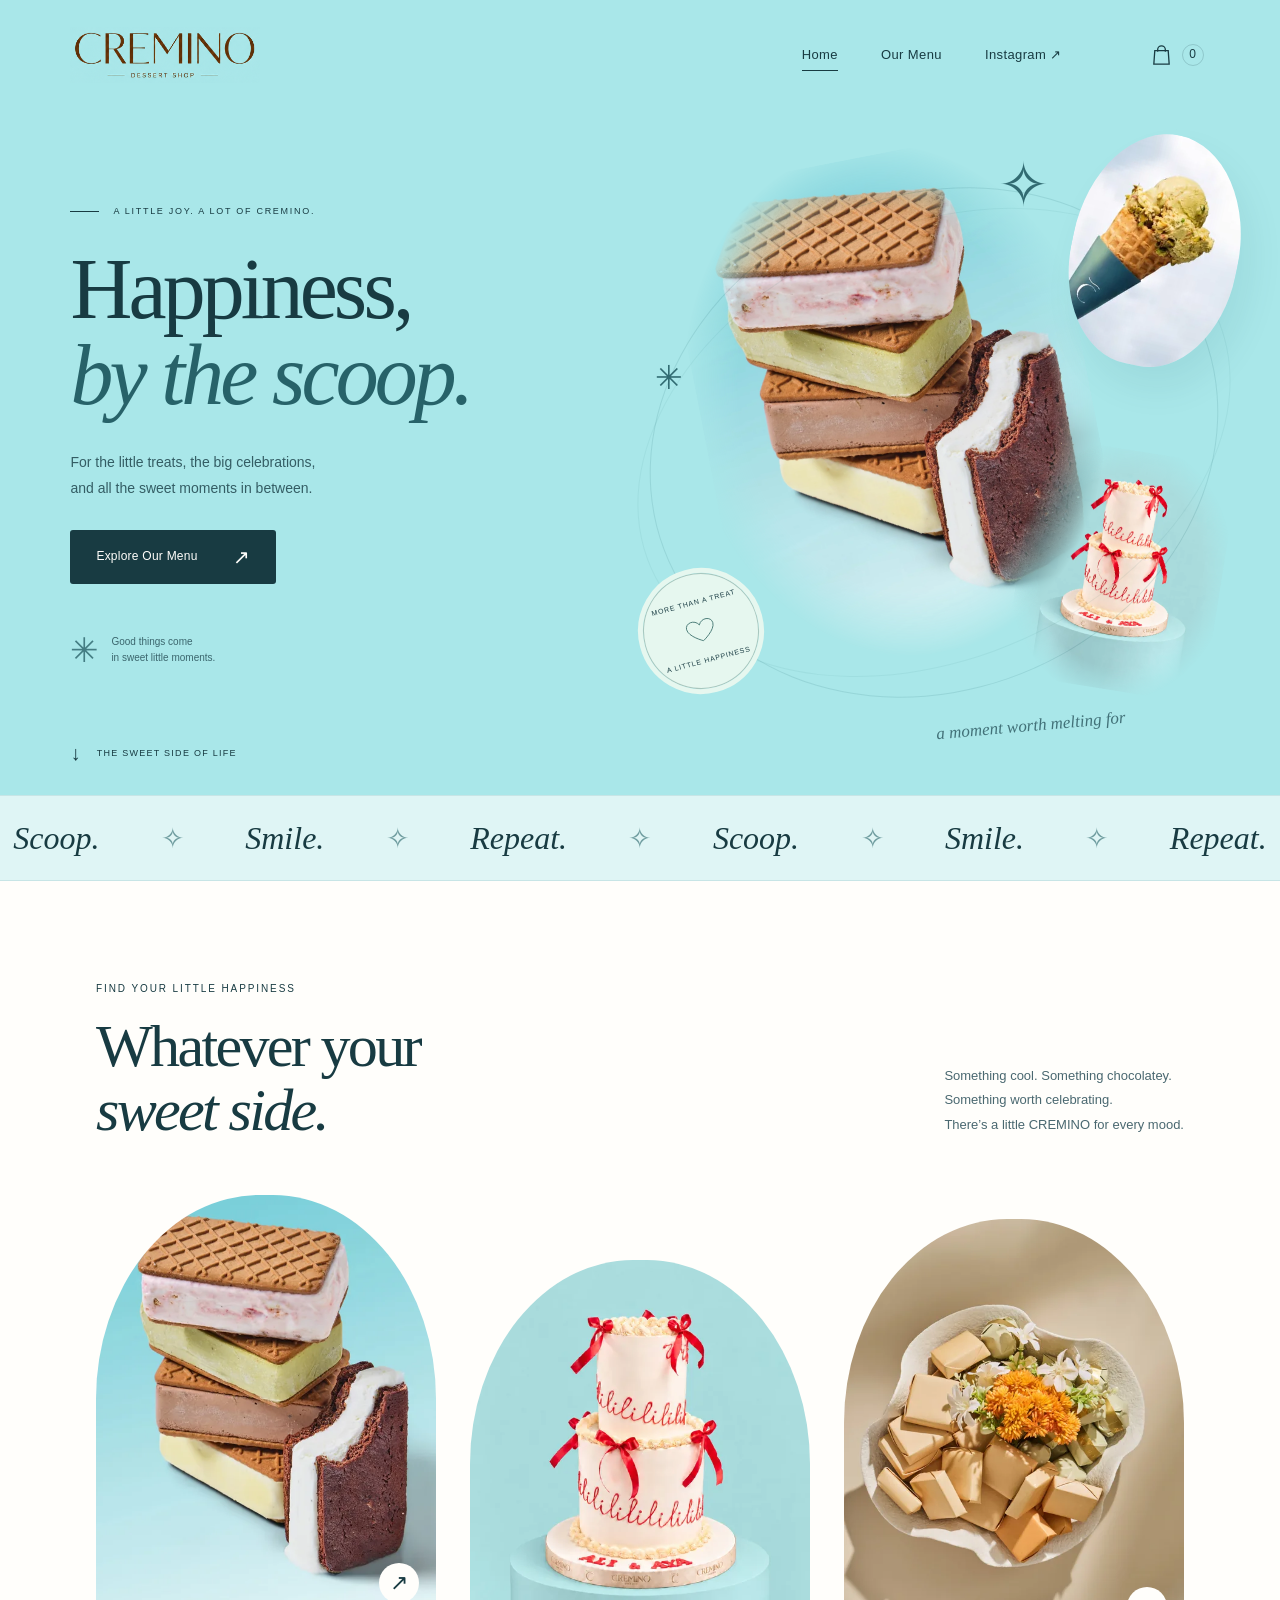
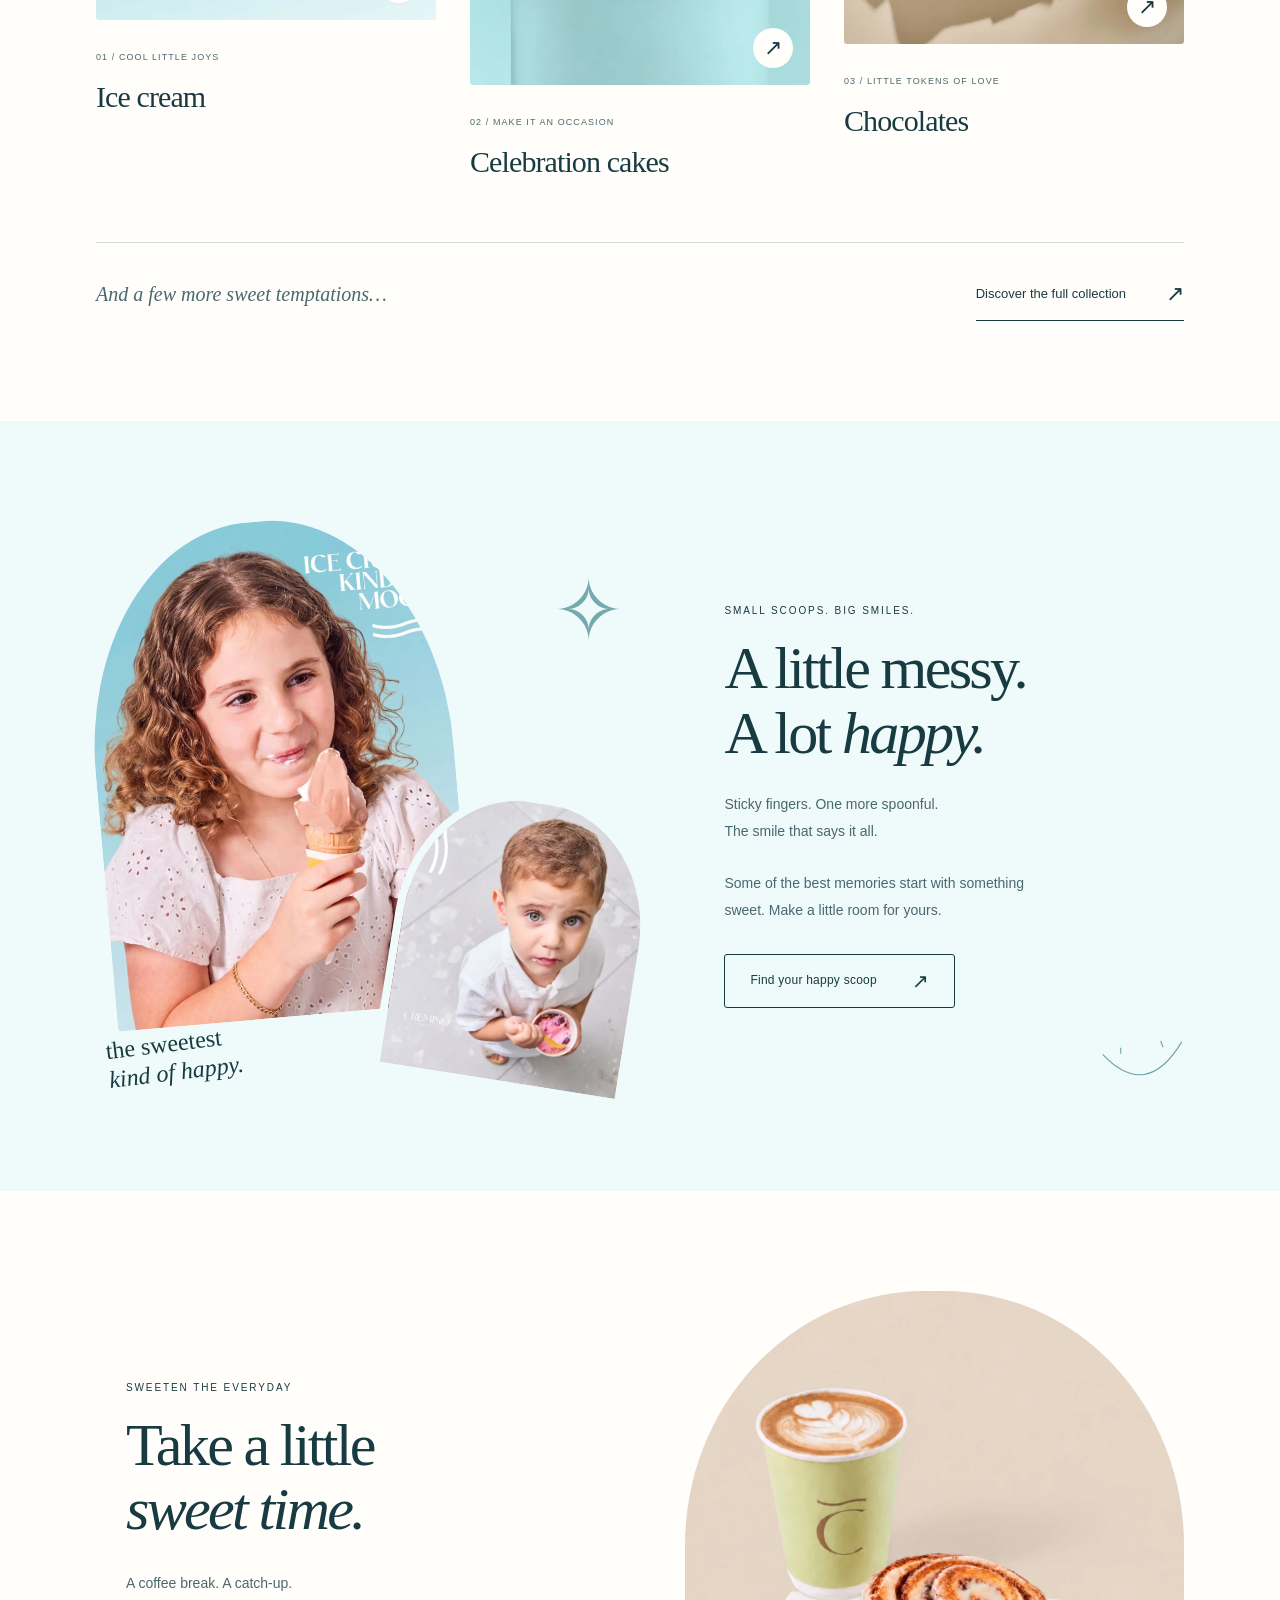
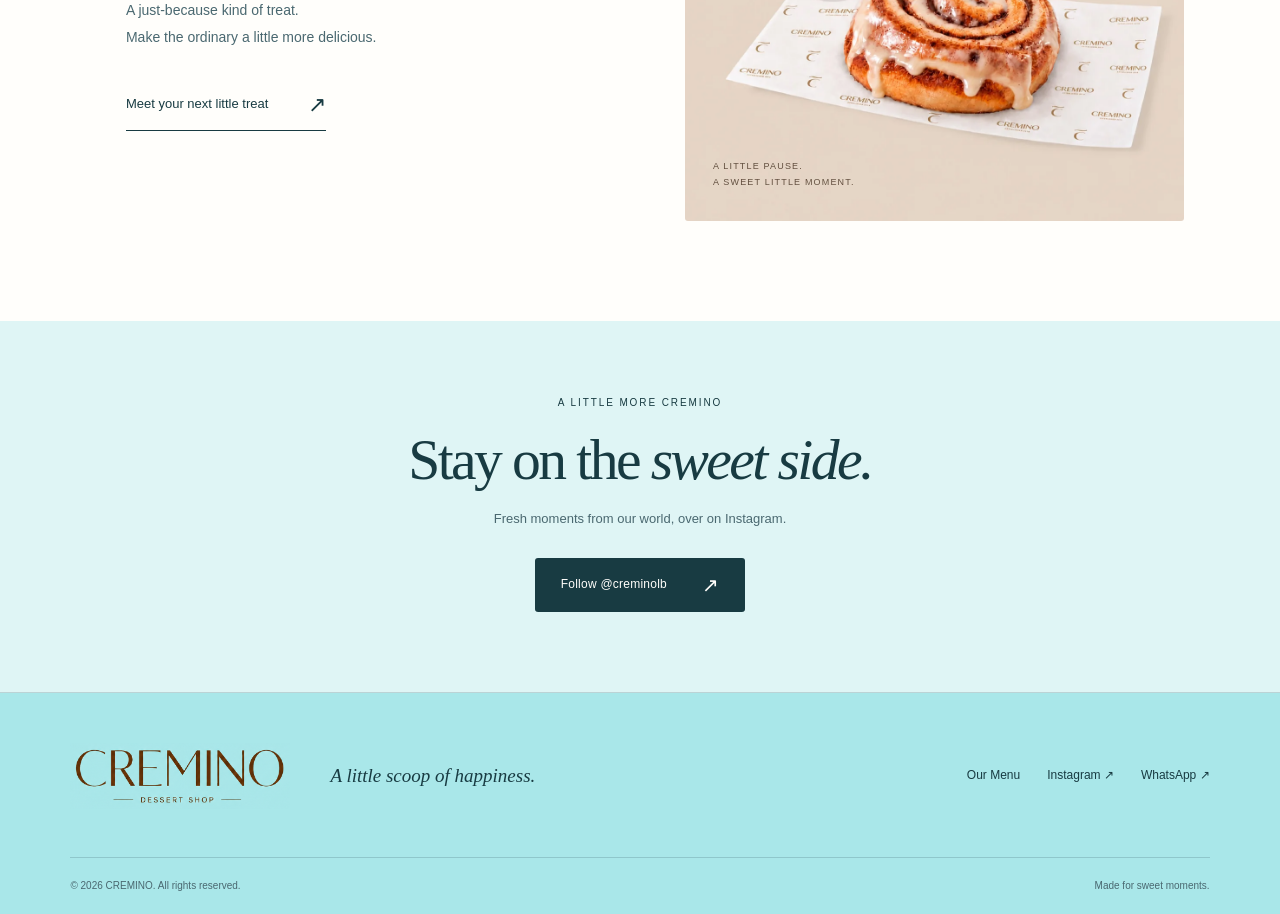
<file: index.html>
<!doctype html>
<html lang="en">
<head>
  <meta charset="UTF-8"><meta name="viewport" content="width=device-width,initial-scale=1">
  <meta name="theme-color" content="#A9E7E9">
  <meta name="description" content="A little scoop of happiness. Explore CREMINO's ice cream, cakes, chocolates and sweet moments, and put together your selection for WhatsApp.">
  <title>CREMINO — A Little Scoop of Happiness</title>
  <link rel="icon" href="assets/brand/favicon.png"><link rel="stylesheet" href="css/style.css">
  <script src="js/products.js" defer></script><script src="js/cart.js" defer></script><script src="js/main.js" defer></script>
</head>
<body class="home-page">
<a class="skip-link" href="#main">Skip to content</a>
<header class="site-header">
  <a class="brand" href="index.html" aria-label="CREMINO home"><img src="assets/brand/cremino-logo.webp" alt="CREMINO Dessert Shop" width="190" height="70"></a>
  <nav class="desktop-nav" aria-label="Main navigation"><a href="index.html" aria-current="page">Home</a><a href="menu.html">Our Menu</a><a href="https://www.instagram.com/creminolb/" target="_blank" rel="noopener noreferrer">Instagram <span aria-hidden="true">↗</span></a></nav>
  <div class="header-actions"><button class="cart-trigger" type="button" data-cart-open aria-label="Open your selection"><svg viewBox="0 0 24 24" aria-hidden="true"><path d="M5 7h14l1 14H4L5 7Zm3 1V6a4 4 0 0 1 8 0v2"/></svg><span data-cart-count>0</span></button><button class="menu-toggle" aria-label="Open navigation" aria-expanded="false" aria-controls="mobile-navigation"><span></span><span></span></button></div>
  <nav id="mobile-navigation" class="mobile-nav" aria-label="Mobile navigation" hidden><a href="index.html" aria-current="page">Home</a><a href="menu.html">Our Menu</a><a href="https://www.instagram.com/creminolb/" target="_blank" rel="noopener noreferrer">Instagram ↗</a></nav>
</header>
<main id="main">
  <section class="hero">
    <div class="hero-copy"><p class="eyebrow"><span></span> A LITTLE JOY. A LOT OF CREMINO.</p><h1>Happiness,<br><em>by the scoop.</em></h1><p class="hero-description">For the little treats, the big celebrations,<br class="desktop-break"> and all the sweet moments in between.</p><a class="button button-dark" href="menu.html">Explore Our Menu <span aria-hidden="true">↗</span></a><div class="hero-footnote"><span class="small-spark" aria-hidden="true">✳</span><span>Good things come<br>in sweet little moments.</span></div></div>
    <div class="hero-art" aria-label="CREMINO ice cream sandwiches, an ice cream cone and a celebration cake">
      <div class="hero-orbit" aria-hidden="true"></div><span class="hero-star star-one" aria-hidden="true">✧</span><span class="hero-star star-two" aria-hidden="true">✳</span>
      <div class="floating main-dessert" data-parallax="12"><img src="assets/ice-cream/wafer-sandwiches.webp" alt="A stack of colorful CREMINO wafer ice cream sandwiches" fetchpriority="high" width="1138" height="1400"></div>
      <div class="floating cone-dessert" data-parallax="-10"><img src="assets/ice-cream/floating-cone-small.webp" alt="Ice cream cone floating against a blue sky" width="565" height="700"></div>
      <div class="floating cake-dessert" data-parallax="20"><img src="assets/cakes/red-bow-celebration-cake-small.webp" alt="White celebration cake decorated with red bows" width="591" height="700"></div>
      <div class="sweet-stamp"><span>MORE THAN A TREAT</span><svg viewBox="0 0 50 40" aria-hidden="true"><path d="M25 34S5 23 5 12C5 2 20 0 25 10 30 0 45 2 45 12c0 11-20 22-20 22Z"/></svg><span>A LITTLE HAPPINESS</span></div>
      <span class="art-caption">a moment worth melting for</span>
    </div>
    <a class="scroll-cue" href="#sweet-side"><span aria-hidden="true">↓</span> THE SWEET SIDE OF LIFE</a>
  </section>
  <div class="joy-ribbon" aria-hidden="true"><span>Scoop.</span><i>✧</i><span>Smile.</span><i>✧</i><span>Repeat.</span><i>✧</i><span>Scoop.</span><i>✧</i><span>Smile.</span><i>✧</i><span>Repeat.</span></div>
  <section id="sweet-side" class="collection section-pad">
    <div class="section-heading reveal"><div><p class="eyebrow">FIND YOUR LITTLE HAPPINESS</p><h2>Whatever your<br><em>sweet side.</em></h2></div><p>Something cool. Something chocolatey.<br>Something worth celebrating.<br>There’s a little CREMINO for every mood.</p></div>
    <div class="collection-grid">
      <a class="collection-item reveal" href="menu.html?category=ice-cream"><div class="collection-photo ice-photo"><img src="assets/ice-cream/wafer-sandwiches-small.webp" alt="Layers of wafer and ice cream" loading="lazy" width="569" height="700"><span class="round-arrow" aria-hidden="true">↗</span></div><div class="collection-label"><span>01 / COOL LITTLE JOYS</span><h3>Ice cream</h3></div></a>
      <a class="collection-item reveal" href="menu.html?category=cakes"><div class="collection-photo cake-photo"><img src="assets/cakes/red-bow-celebration-cake-small.webp" alt="A two-tier cake with red ribbon details" loading="lazy" width="591" height="700"><span class="round-arrow" aria-hidden="true">↗</span></div><div class="collection-label"><span>02 / MAKE IT AN OCCASION</span><h3>Celebration cakes</h3></div></a>
      <a class="collection-item reveal" href="menu.html?category=chocolates"><div class="collection-photo chocolate-photo"><img src="assets/chocolates/floral-chocolate-bowl-small.webp" alt="Wrapped chocolates arranged with flowers in a ceramic bowl" loading="lazy" width="560" height="700"><span class="round-arrow" aria-hidden="true">↗</span></div><div class="collection-label"><span>03 / LITTLE TOKENS OF LOVE</span><h3>Chocolates</h3></div></a>
    </div>
    <div class="collection-bottom reveal"><p>And a few more sweet temptations…</p><a class="text-link" href="menu.html">Discover the full collection <span aria-hidden="true">↗</span></a></div>
  </section>
  <section class="moments section-pad">
    <div class="moments-art reveal"><div class="moment-photo girl"><img src="assets/moments/girl-with-ice-cream.webp" alt="A child enjoying a pink ice cream cone" loading="lazy" width="1141" height="1400"></div><div class="moment-photo boy"><img src="assets/moments/boy-with-ice-cream-small.webp" alt="A child with a cup of colorful ice cream" loading="lazy" width="560" height="700"></div><span class="moment-note">the sweetest<br><em>kind of happy.</em></span><span class="moment-spark" aria-hidden="true">✧</span></div>
    <div class="moments-copy reveal"><p class="eyebrow">SMALL SCOOPS. BIG SMILES.</p><h2>A little messy.<br>A lot <em>happy.</em></h2><p>Sticky fingers. One more spoonful.<br>The smile that says it all.</p><p>Some of the best memories start with something sweet. Make a little room for yours.</p><a class="button button-outline" href="menu.html?category=ice-cream">Find your happy scoop <span aria-hidden="true">↗</span></a><svg class="smile-doodle" viewBox="0 0 150 80" aria-hidden="true"><path d="M15 22Q70 100 135 20M43 16l-1 9m62-11 2 10"/></svg></div>
  </section>
  <section class="slow-moments section-pad">
    <div class="slow-copy reveal"><p class="eyebrow">SWEETEN THE EVERYDAY</p><h2>Take a little<br><em>sweet time.</em></h2><p>A coffee break. A catch-up.<br>A just-because kind of treat.<br>Make the ordinary a little more delicious.</p><a class="text-link" href="menu.html?category=pastries">Meet your next little treat <span aria-hidden="true">↗</span></a></div>
    <div class="slow-photo reveal"><img src="assets/pastries/cinnamon-roll-and-coffee.webp" alt="A cinnamon roll and a CREMINO cup of coffee" loading="lazy" width="1150" height="1400"><span class="slow-label">A LITTLE PAUSE.<br>A SWEET LITTLE MOMENT.</span></div>
  </section>
  <section class="instagram-section section-pad reveal"><p class="eyebrow">A LITTLE MORE CREMINO</p><h2>Stay on the <em>sweet side.</em></h2><p>Fresh moments from our world, over on Instagram.</p><a class="button button-dark" href="https://www.instagram.com/creminolb/" target="_blank" rel="noopener noreferrer">Follow @creminolb <span aria-hidden="true">↗</span></a></section>
</main>
<footer class="site-footer"><div class="footer-top"><a class="footer-brand" href="index.html"><img src="assets/brand/cremino-logo.webp" alt="CREMINO Dessert Shop" loading="lazy" width="240" height="88"></a><p>A little scoop of happiness.</p><nav aria-label="Footer navigation"><a href="menu.html">Our Menu</a><a href="https://www.instagram.com/creminolb/" target="_blank" rel="noopener noreferrer">Instagram ↗</a><a href="https://wa.me/9613392425" target="_blank" rel="noopener noreferrer">WhatsApp ↗</a></nav></div><div class="footer-bottom"><span>© <span data-year>2026</span> CREMINO. All rights reserved.</span><span>Made for sweet moments.</span></div></footer>
</body></html>
</file>
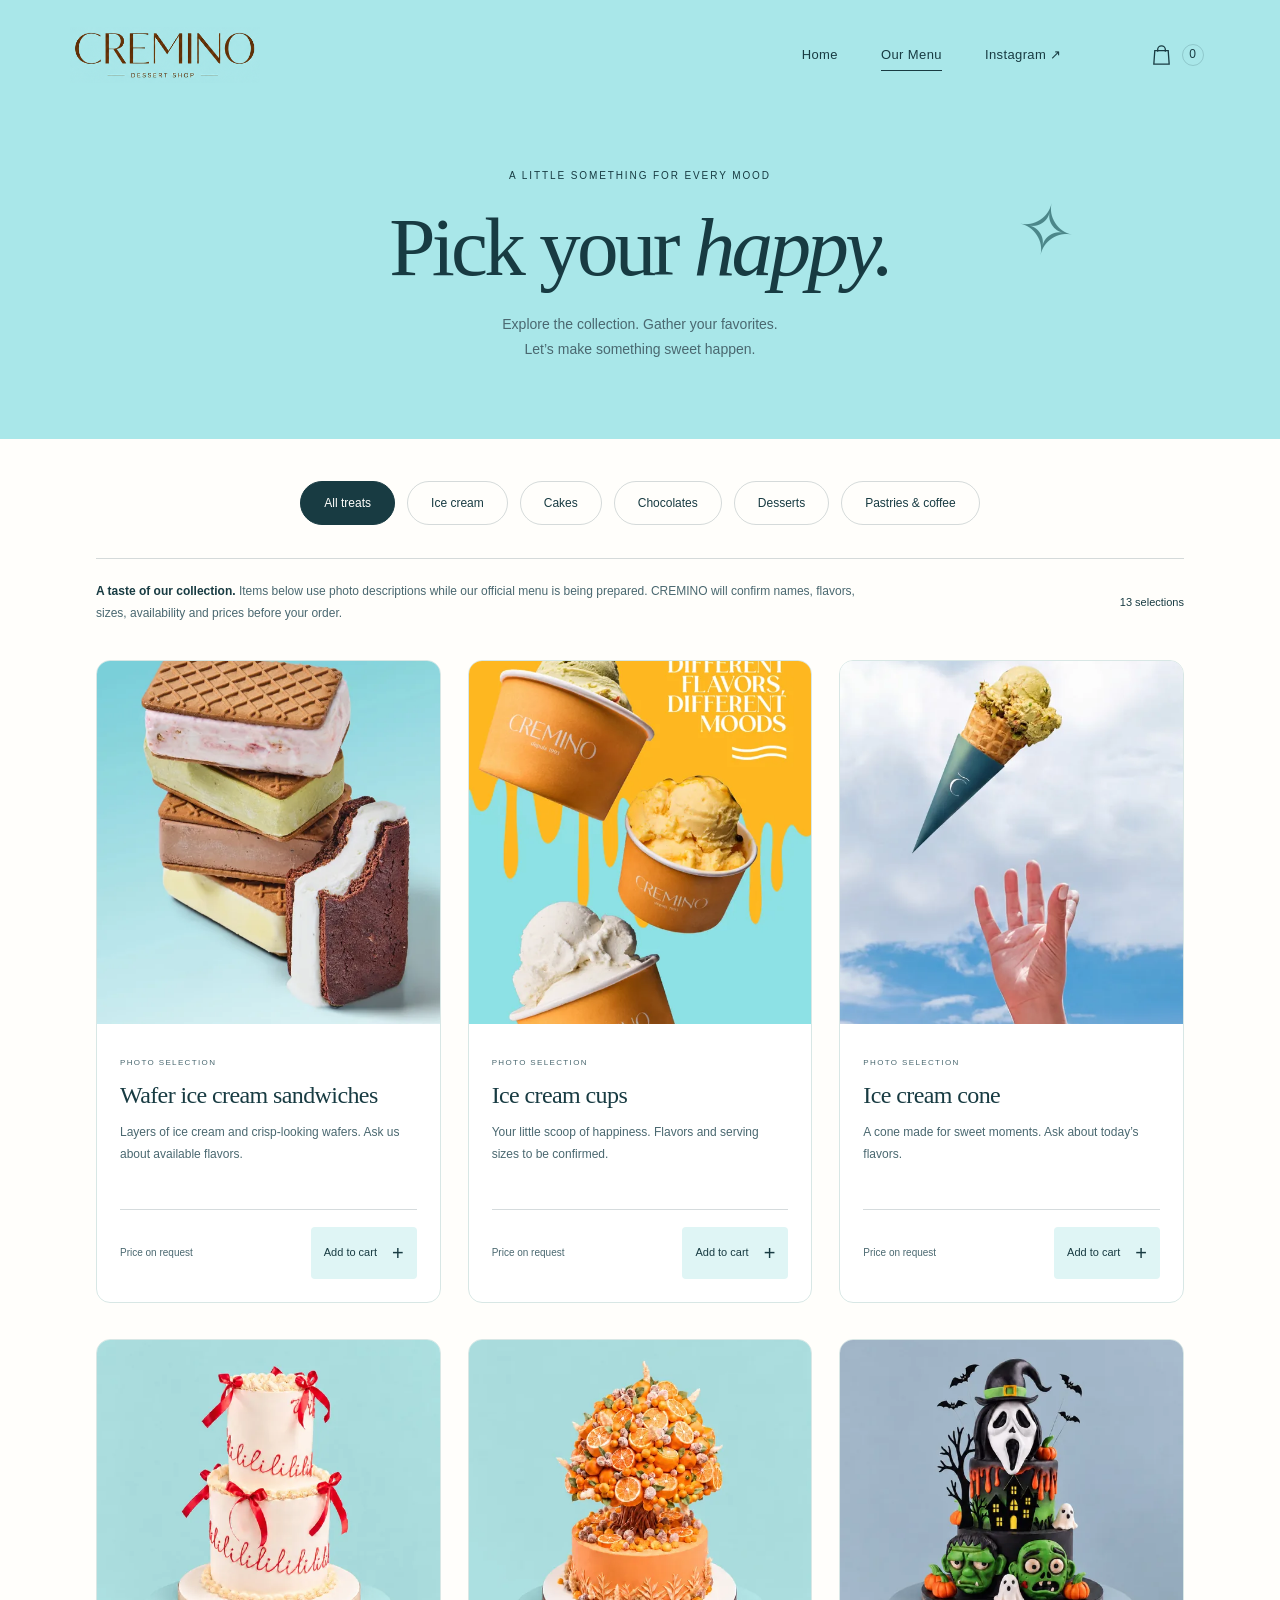
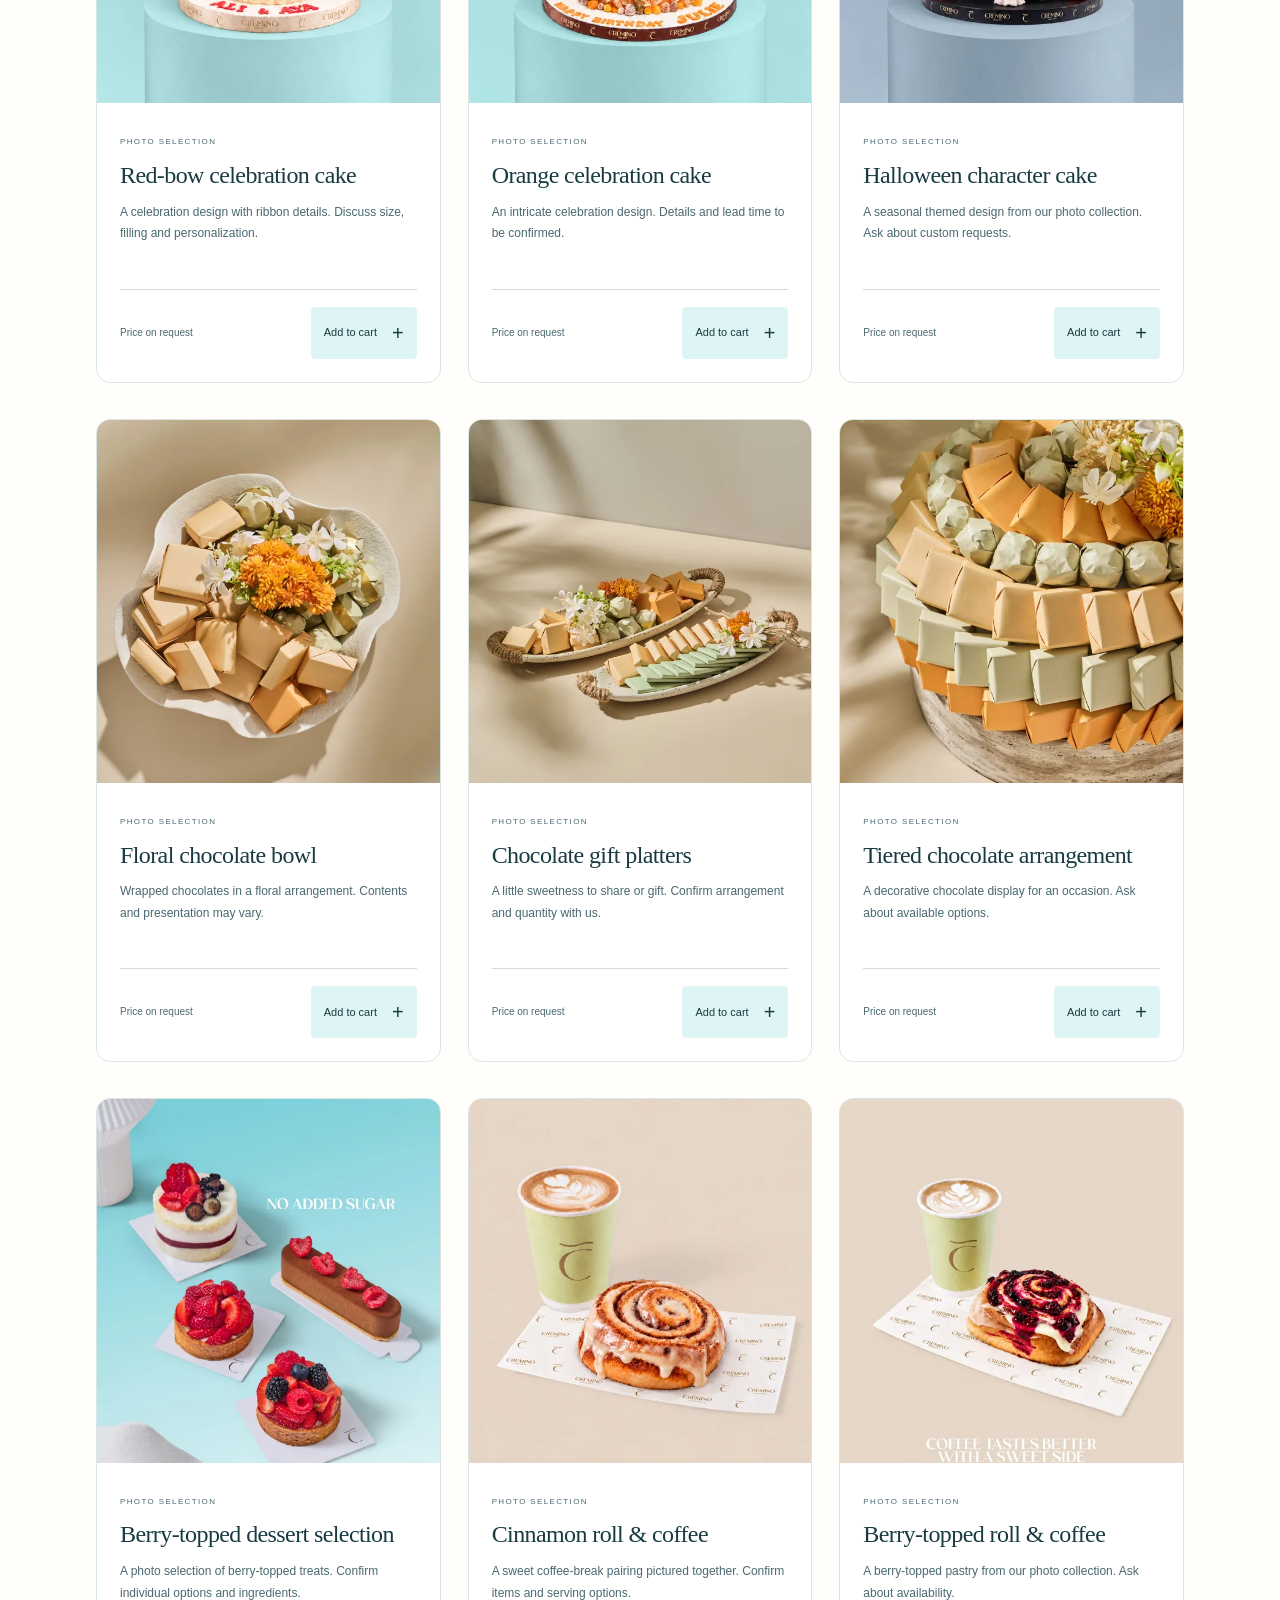
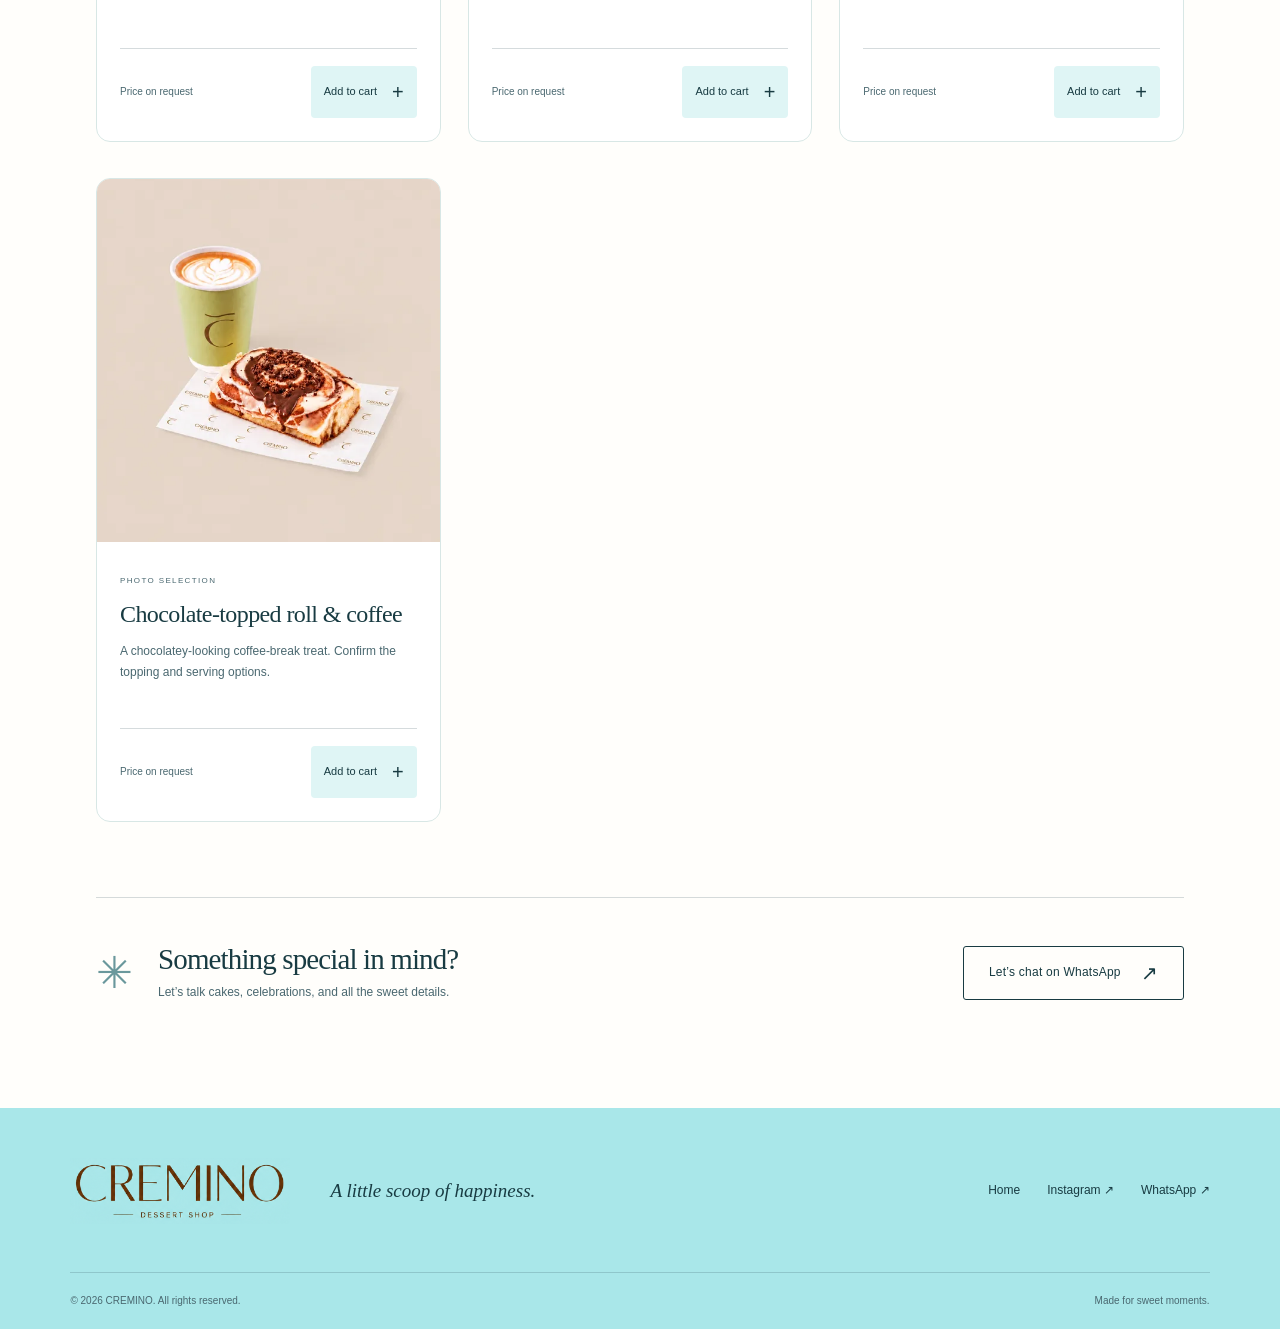
<file: menu.html>
<!doctype html>
<html lang="en"><head><meta charset="UTF-8"><meta name="viewport" content="width=device-width,initial-scale=1"><meta name="theme-color" content="#A9E7E9"><meta name="description" content="Explore CREMINO's dessert collection. Choose your treats and request availability and a price through WhatsApp."><title>Our Menu — CREMINO</title><link rel="icon" href="assets/brand/favicon.png"><link rel="stylesheet" href="css/style.css"><script src="js/products.js" defer></script><script src="js/cart.js" defer></script><script src="js/main.js" defer></script></head>
<body class="menu-page"><a class="skip-link" href="#main">Skip to content</a>
<header class="site-header"><a class="brand" href="index.html" aria-label="CREMINO home"><img src="assets/brand/cremino-logo.webp" alt="CREMINO Dessert Shop" width="190" height="70"></a><nav class="desktop-nav" aria-label="Main navigation"><a href="index.html">Home</a><a href="menu.html" aria-current="page">Our Menu</a><a href="https://www.instagram.com/creminolb/" target="_blank" rel="noopener noreferrer">Instagram ↗</a></nav><div class="header-actions"><button class="cart-trigger" type="button" data-cart-open aria-label="Open your selection"><svg viewBox="0 0 24 24" aria-hidden="true"><path d="M5 7h14l1 14H4L5 7Zm3 1V6a4 4 0 0 1 8 0v2"/></svg><span data-cart-count>0</span></button><button class="menu-toggle" aria-label="Open navigation" aria-expanded="false" aria-controls="mobile-navigation"><span></span><span></span></button></div><nav id="mobile-navigation" class="mobile-nav" aria-label="Mobile navigation" hidden><a href="index.html">Home</a><a href="menu.html" aria-current="page">Our Menu</a><a href="https://www.instagram.com/creminolb/" target="_blank" rel="noopener noreferrer">Instagram ↗</a></nav></header>
<main id="main"><section class="menu-intro"><p class="eyebrow">A LITTLE SOMETHING FOR EVERY MOOD</p><h1>Pick your <em>happy.</em></h1><p>Explore the collection. Gather your favorites.<br>Let’s make something sweet happen.</p><span class="menu-intro-star" aria-hidden="true">✧</span></section><section class="menu-collection section-pad" aria-label="Dessert collection"><div class="filter-bar" role="group" aria-label="Filter by category"><button type="button" class="filter-button active" data-category="all" aria-pressed="true">All treats</button><button type="button" class="filter-button" data-category="ice-cream" aria-pressed="false">Ice cream</button><button type="button" class="filter-button" data-category="cakes" aria-pressed="false">Cakes</button><button type="button" class="filter-button" data-category="chocolates" aria-pressed="false">Chocolates</button><button type="button" class="filter-button" data-category="desserts" aria-pressed="false">Desserts</button><button type="button" class="filter-button" data-category="pastries" aria-pressed="false">Pastries & coffee</button></div><div class="menu-note"><p><strong>A taste of our collection.</strong> Items below use photo descriptions while our official menu is being prepared. CREMINO will confirm names, flavors, sizes, availability and prices before your order.</p><span id="product-count" role="status" aria-live="polite"></span></div><div id="product-grid" class="product-grid"></div><noscript><p>Please enable JavaScript to browse the menu and build your selection, or <a href="https://wa.me/9613392425">contact CREMINO on WhatsApp</a>.</p></noscript><div class="menu-help"><span aria-hidden="true">✳</span><div><h2>Something special in mind?</h2><p>Let’s talk cakes, celebrations, and all the sweet details.</p></div><a class="button button-outline" href="https://wa.me/9613392425?text=Hello%20CREMINO!%20I%27d%20like%20to%20ask%20about%20a%20special%20order." target="_blank" rel="noopener noreferrer">Let’s chat on WhatsApp <span aria-hidden="true">↗</span></a></div></section></main>
<footer class="site-footer"><div class="footer-top"><a class="footer-brand" href="index.html"><img src="assets/brand/cremino-logo.webp" alt="CREMINO Dessert Shop" loading="lazy" width="240" height="88"></a><p>A little scoop of happiness.</p><nav aria-label="Footer navigation"><a href="index.html">Home</a><a href="https://www.instagram.com/creminolb/" target="_blank" rel="noopener noreferrer">Instagram ↗</a><a href="https://wa.me/9613392425" target="_blank" rel="noopener noreferrer">WhatsApp ↗</a></nav></div><div class="footer-bottom"><span>© <span data-year>2026</span> CREMINO. All rights reserved.</span><span>Made for sweet moments.</span></div></footer></body></html>
</file>
<file: css/style.css>
/* CREMINO — the aqua is sampled from the supplied logo. */
:root{--brand:#a9e7e9;--blue-light:#dff5f5;--blue-pale:#effafa;--ink:#183b42;--muted:#4a6870;--white:#fffefb;--gold:#74582d;--line:rgba(24,59,66,.18);--serif:Georgia,'Times New Roman',serif;--sans:'Segoe UI',Arial,sans-serif}
*,*::before,*::after{box-sizing:border-box}html{scroll-behavior:smooth;scroll-padding-top:100px}body{margin:0;background:var(--white);color:var(--ink);font-family:var(--sans);font-size:16px;line-height:1.6}button,a{-webkit-tap-highlight-color:transparent}button,input{font:inherit}button{cursor:pointer}a{color:inherit;text-decoration:none}button{color:inherit}img{display:block;max-width:100%;height:auto}h1,h2,h3,p{margin:0}h1,h2,h3{font-weight:400}h1,h2,h3{font-family:var(--serif)}h1,h2{line-height:1.07;letter-spacing:-.045em}em{font-weight:400}button:focus-visible,a:focus-visible{outline:3px solid var(--gold);outline-offset:5px}::selection{background:var(--ink);color:var(--white)}[hidden]{display:none!important}.sr-only{position:absolute;width:1px;height:1px;padding:0;margin:-1px;overflow:hidden;clip:rect(0,0,0,0);white-space:nowrap;border:0}.skip-link{position:fixed;top:8px;left:8px;transform:translateY(-180%);z-index:100;background:var(--ink);color:white;padding:12px 20px}.skip-link:focus{transform:none}
.site-header{height:110px;padding:0 clamp(24px,5.5vw,90px);display:flex;align-items:center;justify-content:space-between;background:var(--brand);position:relative;z-index:20;gap:30px}.brand{width:190px;flex-shrink:0}.brand img{width:190px;height:auto}.desktop-nav{display:flex;align-items:center;gap:43px;margin-left:auto;margin-right:52px}.desktop-nav a{font-size:13px;letter-spacing:.03em;position:relative;padding:10px 0}.desktop-nav a::after{content:'';position:absolute;bottom:4px;left:0;height:1px;width:100%;background:var(--ink);transform:scaleX(0);transform-origin:left;transition:transform .25s}.desktop-nav a:hover::after,.desktop-nav [aria-current=page]::after{transform:scaleX(1)}.header-actions{display:flex;align-items:center;gap:20px}.cart-trigger{display:flex;align-items:center;gap:9px;background:transparent;border:0;min-height:44px;padding:6px}.cart-trigger svg{width:23px;height:25px;fill:none;stroke:currentColor;stroke-width:1.35}.cart-trigger [data-cart-count]{font-size:12px;min-width:22px;height:22px;border-radius:50%;border:1px solid var(--line);display:grid;place-items:center}.menu-toggle{display:none;background:none;border:none;width:44px;height:44px;padding:10px}.menu-toggle span{display:block;width:24px;height:1px;background:var(--ink);margin:6px 0;transition:transform .25s}.menu-toggle[aria-expanded=true] span:first-child{transform:translateY(3.5px) rotate(45deg)}.menu-toggle[aria-expanded=true] span:last-child{transform:translateY(-3.5px) rotate(-45deg)}.mobile-nav{position:absolute;left:0;right:0;top:100%;background:var(--brand);padding:14px 24px 28px;border-bottom:1px solid var(--line);box-shadow:0 12px 20px #183b4210;animation:menu-enter .25s ease}.mobile-nav a{display:block;font-size:24px;font-family:var(--serif);padding:10px}.eyebrow{font:500 10px/1.5 var(--sans);letter-spacing:.19em}.button{display:inline-flex;align-items:center;justify-content:center;gap:35px;min-height:54px;padding:16px 25px;font-size:12px;font-weight:500;letter-spacing:.02em;border:1px solid transparent;border-radius:3px;transition:transform .25s,background .25s,color .25s}.button span[aria-hidden]{font-size:20px;line-height:1}.button-dark,.button-primary{background:var(--ink);color:var(--white)}.button-dark:hover,.button-primary:hover{background:#28545b;transform:translateY(-3px)}.button-outline{border-color:var(--ink);background:transparent}.button-outline:hover{background:var(--ink);color:var(--white);transform:translateY(-3px)}.text-link{display:inline-flex;align-items:center;gap:40px;font-size:13px;padding:8px 0;border-bottom:1px solid var(--ink)}.text-link span{font-size:22px;transition:transform .25s}.text-link:hover span{transform:translate(3px,-3px)}
.hero{background:var(--brand);position:relative;min-height:685px;display:grid;grid-template-columns:1fr 1.1fr;padding:45px clamp(24px,5.5vw,90px) 95px;overflow:hidden}.hero-copy{position:relative;z-index:3;padding-top:50px;animation:rise-in .9s both}.hero-copy .eyebrow{display:flex;align-items:center;gap:14px;font-size:9px}.eyebrow>span:empty{width:29px;height:1px;background:var(--ink)}.hero h1{font-size:clamp(58px,6.7vw,105px);line-height:1.01;margin-top:28px;white-space:nowrap}.hero h1 em{color:#276269}.hero-description{font-size:14px;line-height:1.85;margin:30px 0 28px;color:#345d64}.hero-footnote{display:flex;align-items:center;gap:13px;font-size:10px;line-height:1.6;margin-top:39px;color:#3b666d}.small-spark{font-size:34px;color:#447d83}.hero-art{position:relative;min-height:525px;animation:art-in 1.2s both}.hero-orbit{position:absolute;inset:40px -15px 10px 30px;border:1px solid #397c8129;border-radius:50%;transform:rotate(-24deg)}.hero-orbit::after{content:'';position:absolute;inset:30px -20px;border:1px solid #397c8114;border-radius:50%}.floating{position:absolute;translate:0 var(--parallax,0px);transition:translate .15s linear;animation:float 7s ease-in-out infinite}.floating img{width:100%;height:100%;object-fit:cover}.main-dessert{width:65%;height:92%;top:0;left:15%;transform:rotate(-11deg);mix-blend-mode:multiply;mask-image:radial-gradient(ellipse 65% 62% at 50% 49%,#000 62%,transparent 83%);-webkit-mask-image:radial-gradient(ellipse 65% 62% at 50% 49%,#000 62%,transparent 83%)}.main-dessert img{object-position:center 52%}.cone-dessert{width:28%;height:43%;right:-5%;top:-22px;transform:rotate(12deg);border-radius:50% 50% 46% 46%;overflow:hidden;box-shadow:14px 19px 35px #1b576415;animation-delay:-2s}.cone-dessert img{object-position:50% 5%;height:200%;max-width:none}.cake-dessert{width:34%;height:46%;right:-2%;bottom:4px;transform:rotate(9deg);mix-blend-mode:multiply;mask-image:radial-gradient(ellipse 70% 67%,#000 58%,transparent 78%);-webkit-mask-image:radial-gradient(ellipse 70% 67%,#000 58%,transparent 78%);animation-delay:-4s}.cake-dessert img{object-fit:contain}.hero-star{position:absolute;color:#316b72;font-family:var(--serif);line-height:1}.star-one{font-size:61px;right:27%;top:0}.star-two{font-size:33px;left:7%;top:38%}.sweet-stamp{width:116px;height:116px;position:absolute;left:5%;bottom:2%;background:#e6f7ef;border:1px solid #4f7b7066;outline:5px solid #e6f7ef;border-radius:50%;display:flex;flex-direction:column;align-items:center;justify-content:center;gap:9px;transform:rotate(-15deg)}.sweet-stamp span{font-size:7px;letter-spacing:.12em}.sweet-stamp svg{width:34px;height:29px;fill:none;stroke:#3e726d;stroke-width:1.2}.art-caption{position:absolute;bottom:-36px;right:14%;font:italic 17px var(--serif);transform:rotate(-5deg);color:#427178}.scroll-cue{display:flex;align-items:center;gap:15px;position:absolute;bottom:26px;left:5.5vw;font-size:9px;letter-spacing:.14em}.scroll-cue span{font-size:20px}.joy-ribbon{height:86px;background:var(--blue-light);display:flex;justify-content:space-around;align-items:center;gap:35px;overflow:hidden;white-space:nowrap;border-top:1px solid #6ba7ac35;border-bottom:1px solid #6ba7ac35}.joy-ribbon span{font:italic 32px var(--serif)}.joy-ribbon i{font:28px var(--serif);color:#6e9c9f}
.section-pad{padding:100px clamp(24px,7.5vw,120px)}.section-heading{display:flex;justify-content:space-between;align-items:flex-end;gap:40px;margin-bottom:52px}.section-heading h2,.moments h2,.slow-copy h2{font-size:clamp(44px,4.7vw,70px);margin-top:18px}.section-heading>p{font-size:13px;color:var(--muted);line-height:1.9;padding-bottom:5px}.collection-grid{display:grid;grid-template-columns:repeat(3,1fr);gap:34px}.collection-item:nth-child(2){padding-top:65px}.collection-item:nth-child(3){padding-top:24px}.collection-photo{position:relative;aspect-ratio:4/5;overflow:hidden;border-radius:48% 48% 3px 3px;background:var(--blue-light)}.collection-photo img{height:100%;width:100%;object-fit:cover;transition:transform .7s}.collection-item:hover img{transform:scale(1.04)}.collection-photo .round-arrow{position:absolute;bottom:17px;right:17px;width:40px;height:40px;border-radius:50%;background:var(--white);display:grid;place-items:center;font-size:22px;transition:transform .25s}.collection-item:hover .round-arrow{transform:rotate(45deg)}.collection-label{padding-top:22px}.collection-label>span{font-size:9px;letter-spacing:.12em;color:var(--muted)}.collection-label h3{font-size:30px;letter-spacing:-.03em;margin-top:6px}.collection-bottom{display:flex;justify-content:space-between;align-items:center;margin-top:56px;border-top:1px solid var(--line);padding-top:25px}.collection-bottom p{font:italic 20px var(--serif);color:var(--muted)}
.moments{background:var(--blue-pale);display:grid;grid-template-columns:1.15fr 1fr;gap:100px;align-items:center;overflow:hidden}.moments-art{height:570px;position:relative}.moment-photo{position:absolute;overflow:hidden}.moment-photo img{height:100%;width:100%;object-fit:cover}.girl{width:68%;height:87%;left:0;top:0;border-radius:48% 48% 4px 4px;transform:rotate(-5deg)}.boy{width:48%;height:52%;right:-4%;bottom:0;border:8px solid var(--blue-pale);border-radius:46% 46% 4px 4px;transform:rotate(9deg)}.moment-note{position:absolute;left:2%;bottom:4px;font:24px/1.2 var(--serif);transform:rotate(-7deg)}.moment-spark{position:absolute;right:0;top:4%;font-size:85px;color:#75a9ad}.moments-copy{position:relative}.moments-copy>p:not(.eyebrow){font-size:14px;color:var(--muted);line-height:1.9;margin-top:26px;max-width:330px}.moments-copy .button{margin-top:30px}.smile-doodle{width:100px;position:absolute;right:-10px;bottom:-80px;fill:none;stroke:#67a1a6;stroke-width:1.6;transform:rotate(-8deg)}.slow-moments{display:grid;grid-template-columns:1fr 1fr;gap:90px;align-items:center}.slow-copy{padding-left:6%}.slow-copy p:not(.eyebrow){font-size:14px;line-height:1.9;color:var(--muted);margin:29px 0}.slow-photo{height:530px;position:relative;border-radius:48% 48% 3px 3px;overflow:hidden}.slow-photo img{width:100%;height:100%;object-fit:cover}.slow-label{position:absolute;bottom:30px;left:28px;font-size:9px;letter-spacing:.13em;color:#624f3f;line-height:1.8}.instagram-section{text-align:center;background:var(--blue-light);padding-top:74px;padding-bottom:80px;border-bottom:1px solid var(--line)}.instagram-section h2{font-size:clamp(40px,4.5vw,64px);margin:19px 0}.instagram-section>p:not(.eyebrow){font-size:13px;color:var(--muted);margin-bottom:28px}.site-footer{padding:50px clamp(24px,5.5vw,90px) 20px;background:var(--brand)}.footer-top{display:flex;align-items:center;gap:40px;padding-bottom:48px}.footer-brand{width:220px;flex-shrink:0}.footer-brand img{width:100%}.footer-top>p{font:italic 19px var(--serif);margin-right:auto}.footer-top nav{display:flex;gap:27px;font-size:12px}.footer-top nav a:hover{text-decoration:underline}.footer-bottom{display:flex;justify-content:space-between;border-top:1px solid var(--line);padding-top:20px;font-size:10px;color:var(--muted)}
.menu-intro{background:var(--brand);padding:58px 24px 77px;text-align:center;position:relative;overflow:hidden}.menu-intro h1{font-size:clamp(54px,6.5vw,90px);margin:20px 0}.menu-intro>p:not(.eyebrow){font-size:14px;color:var(--muted);line-height:1.8}.menu-intro-star{position:absolute;right:16%;top:80px;font:70px var(--serif);color:#4c878a;transform:rotate(12deg)}.menu-collection{padding-top:42px}.filter-bar{display:flex;justify-content:center;gap:12px;flex-wrap:wrap;padding-bottom:33px}.filter-button{background:transparent;border:1px solid var(--line);border-radius:30px;padding:11px 23px;font-size:12px;min-height:44px;transition:background .2s,color .2s}.filter-button.active,.filter-button:hover{background:var(--ink);color:var(--white);border-color:var(--ink)}.menu-note{display:flex;justify-content:space-between;gap:35px;align-items:center;padding:22px 0 35px;border-top:1px solid var(--line)}.menu-note p{font-size:12px;color:var(--muted);max-width:760px;line-height:1.8}.menu-note p strong{font-weight:600;color:var(--ink)}#product-count{font-size:11px;white-space:nowrap}.product-grid{display:grid;grid-template-columns:repeat(3,1fr);gap:36px 27px}.product-card{background:#fff;border:1px solid #d8e7e5;border-radius:14px;overflow:hidden;transition:transform .3s,box-shadow .3s;animation:rise-in .4s both}.product-card:hover{transform:translateY(-5px);box-shadow:0 15px 30px #204d5112}.product-photo{aspect-ratio:1/1.06;overflow:hidden;background:var(--blue-light)}.product-photo img{width:100%;height:100%;object-fit:cover;transition:transform .6s}.product-card:hover img{transform:scale(1.035)}.product-details{padding:23px}.product-label{font-size:8px;letter-spacing:.17em;color:var(--muted)}.product-details h2{font-size:24px;line-height:1.2;letter-spacing:-.025em;margin-top:9px}.product-details>p{font-size:12px;color:var(--muted);line-height:1.8;margin-top:12px;min-height:65px}.product-bottom{display:flex;align-items:center;justify-content:space-between;gap:10px;margin-top:22px;padding-top:17px;border-top:1px solid var(--line)}.product-price{font-size:10px;color:var(--muted)}.add-button{background:var(--blue-light);border:0;border-radius:4px;font-size:11px;min-height:44px;padding:10px 13px;display:flex;align-items:center;gap:15px;transition:background .2s}.add-button:hover{background:var(--brand)}.add-button span{font-size:20px}.menu-help{margin-top:75px;border-top:1px solid var(--line);padding-top:40px;display:flex;align-items:center;gap:25px}.menu-help>span{font-size:44px;color:#6a989c}.menu-help>div{margin-right:auto}.menu-help h2{font-size:29px;letter-spacing:-.03em}.menu-help p{font-size:12px;color:var(--muted);margin-top:8px}.menu-help .button{gap:20px}
.cart-is-open{overflow:hidden}.cart-dialog{position:fixed;inset:0 0 0 auto;margin:0;border:0;padding:0;width:min(480px,100%);height:100dvh;max-width:100%;max-height:100dvh;background:var(--white);color:var(--ink);box-shadow:-20px 0 80px #143d4330;transform:translateX(100%);transition:transform .22s ease;overflow:hidden}.cart-dialog[open]{display:flex;flex-direction:column}.cart-dialog.is-open{transform:translateX(0)}.cart-dialog.is-closing{transform:translateX(100%)}.cart-dialog::backdrop{background:#14353b66;backdrop-filter:blur(3px)}.cart-header{display:flex;justify-content:space-between;gap:15px;padding:28px;background:var(--blue-light);flex-shrink:0}.cart-header h2{font-size:31px;letter-spacing:-.04em;margin-top:9px}.cart-header .eyebrow{font-size:8px}.cart-item-count{font-size:11px;color:var(--muted);margin-top:8px}.cart-close{width:44px;height:44px;flex-shrink:0;border:1px solid var(--line);background:none;border-radius:50%;display:grid;place-items:center}.cart-body{overflow:auto;flex:1;padding:0 28px;overscroll-behavior:contain}.cart-empty{min-height:400px;display:flex;flex-direction:column;align-items:center;justify-content:center;text-align:center;gap:20px}.cart-empty h3{font-size:29px;line-height:1.2;max-width:270px}.cart-empty p{font-size:13px;color:var(--muted)}.cart-empty-icon{color:#79a9ab}.cart-line{display:flex;gap:18px;padding:25px 0;border-bottom:1px solid var(--line)}.cart-line-image{width:86px;height:112px;object-fit:cover;border-radius:8px;flex-shrink:0}.cart-line-content{flex:1;min-width:0}.cart-line-name{font-size:20px;line-height:1.2}.cart-line-price{font-size:11px;color:var(--muted);margin-top:8px}.cart-line-actions{display:flex;align-items:center;justify-content:space-between;gap:8px;margin-top:11px}.cart-quantity{display:flex;align-items:center;border:1px solid var(--line);border-radius:4px}.cart-quantity button{width:38px;height:38px;border:0;background:none;font-size:19px}.cart-quantity button:disabled{opacity:.3;cursor:default}.cart-quantity span{min-width:22px;text-align:center;font-size:12px}.cart-remove{border:none;background:none;text-decoration:underline;font-size:10px;padding:10px 0;min-height:38px}.cart-footer{padding:23px 28px 28px;border-top:1px solid var(--line);background:var(--blue-pale);flex-shrink:0}.cart-total{display:flex;justify-content:space-between;gap:12px;font-size:13px}.cart-total strong{font-weight:500}.cart-known-subtotal{font-size:12px;margin-top:6px}.cart-known-subtotal:empty{display:none}.cart-quote-note{font-size:11px;line-height:1.6;color:var(--muted);margin:13px 0 18px}.cart-checkout{width:100%;justify-content:space-between}.cart-checkout-caption{font-size:10px;text-align:center;margin-top:12px;color:var(--muted)}.cart-toast{position:fixed;bottom:25px;left:50%;width:max-content;max-width:calc(100% - 32px);transform:translate(-50%,30px);background:var(--ink);color:white;box-shadow:0 10px 35px #163b4230;padding:14px 20px;display:flex;align-items:center;gap:28px;font-size:12px;border-radius:6px;z-index:40;opacity:0;visibility:hidden;transition:opacity .25s,transform .25s,visibility .25s}.cart-toast.is-visible{opacity:1;visibility:visible;transform:translate(-50%,0)}.cart-toast-view{background:none;color:var(--brand);border:0;font-size:11px;min-height:32px;text-decoration:underline;white-space:nowrap}
.will-reveal{opacity:0;transform:translateY(22px);transition:opacity .7s,transform .7s}.will-reveal.revealed{opacity:1;transform:translateY(0)}.collection-item:nth-child(2){transition-delay:.1s}.collection-item:nth-child(3){transition-delay:.2s}@keyframes rise-in{from{opacity:0;transform:translateY(20px)}to{opacity:1;transform:translateY(0)}}@keyframes art-in{from{opacity:0;translate:0 20px}to{opacity:1;translate:0 0}}@keyframes float{0%,100%{translate:0 var(--parallax,0px)}50%{translate:0 calc(var(--parallax,0px) - 10px)}}@keyframes menu-enter{from{opacity:0;transform:translateY(-8px)}to{opacity:1;transform:translateY(0)}}
@media(min-width:1600px){.hero{padding-left:max(90px,calc((100vw - 1420px)/2));padding-right:max(90px,calc((100vw - 1420px)/2));min-height:780px}.hero-art{min-height:580px}.section-pad{padding-left:max(120px,calc((100vw - 1320px)/2));padding-right:max(120px,calc((100vw - 1320px)/2))}}
@media(max-width:1100px){.site-header{height:95px}.hero{min-height:610px;padding-top:25px}.hero-copy{padding-top:45px}.hero h1{font-size:7.4vw}.hero-art{min-height:460px}.hero-footnote{margin-top:26px}.sweet-stamp{width:95px;height:95px;left:4%;bottom:0}.sweet-stamp span{font-size:6px}.section-pad{padding:75px 5.5vw}.collection-grid{gap:23px}.moments{gap:55px}.moments-art{height:480px}.slow-moments{gap:55px}.slow-photo{height:470px}.footer-top{gap:25px}.footer-top>p{display:none}.footer-top nav{margin-left:auto}.product-details{padding:18px}.product-details h2{font-size:22px}.product-bottom{align-items:flex-start;flex-direction:column;gap:12px}.add-button{width:100%;justify-content:space-between}.menu-help{flex-wrap:wrap}.menu-help .button{margin-left:68px}}
@media(max-width:760px){html{scroll-padding-top:20px}.site-header{height:82px;padding:0 22px;gap:15px}.brand,.brand img{width:147px}.desktop-nav{display:none}.header-actions{gap:8px}.menu-toggle{display:block}.cart-trigger{gap:5px}.cart-trigger svg{width:21px}.cart-trigger [data-cart-count]{font-size:10px;width:20px;height:20px;min-width:20px}.hero{display:flex;flex-direction:column;padding:18px 24px 58px;min-height:0}.hero-copy{padding-top:13px;text-align:center}.hero-copy .eyebrow{justify-content:center;font-size:8px;letter-spacing:.13em}.hero-copy .eyebrow>span{width:18px}.hero h1{font-size:clamp(48px,10.8vw,78px);margin-top:21px;line-height:1.03;white-space:normal}.hero-description{font-size:12px;margin:21px 0 22px;line-height:1.8}.hero-copy .button{min-height:50px;font-size:11px;padding:14px 22px;gap:30px}.hero-footnote{display:none}.hero-art{margin:10px auto 0;width:min(100%,450px);height:370px;min-height:0}.hero-orbit{inset:37px 15px 0 10px}.main-dessert{width:66%;height:96%;left:12%;top:0}.cone-dessert{right:0;top:7%;width:26%;height:40%}.cake-dessert{right:-1%;bottom:0;width:35%;height:44%}.star-one{font-size:43px;right:30%;top:0}.star-two{font-size:25px;left:3%;top:30%}.sweet-stamp{width:85px;height:85px;left:1%;bottom:5%}.sweet-stamp span{font-size:5.5px}.sweet-stamp svg{width:24px;height:22px}.art-caption{font-size:13px;right:20%;bottom:-18px}.scroll-cue{bottom:12px;left:24px;font-size:7px;gap:9px}.scroll-cue span{font-size:16px}.joy-ribbon{height:65px;gap:22px;justify-content:flex-start;padding:0 24px}.joy-ribbon span{font-size:26px}.joy-ribbon i{font-size:22px}.section-pad{padding:61px 24px}.section-heading{display:block;margin-bottom:32px}.section-heading h2,.moments h2,.slow-copy h2{font-size:46px;margin-top:15px}.section-heading>p{font-size:12px;margin-top:23px;line-height:1.8}.eyebrow{font-size:8px}.collection-grid{grid-template-columns:repeat(2,1fr);gap:25px 18px}.collection-item:nth-child(2){padding-top:42px}.collection-item:nth-child(3){grid-column:1/-1;padding-top:0;width:60%;margin:0 auto}.collection-photo{aspect-ratio:3/4}.collection-label{padding-top:14px}.collection-label>span{font-size:7px;letter-spacing:.06em}.collection-label h3{font-size:24px;line-height:1.1}.collection-photo .round-arrow{height:33px;width:33px;font-size:18px;bottom:10px;right:10px}.collection-bottom{margin-top:33px;padding-top:22px;display:block}.collection-bottom p{font-size:19px;margin-bottom:16px}.text-link{font-size:11px;gap:30px}.moments{grid-template-columns:1fr;gap:45px}.moments-art{height:440px;width:100%;max-width:430px;margin:auto}.girl{width:65%;height:85%}.boy{right:0;width:48%;height:54%;border-width:6px}.moment-note{font-size:22px;left:0;bottom:7px}.moment-spark{font-size:65px;right:3%}.moments-copy{padding:0 0 20px}.moments-copy>p:not(.eyebrow){font-size:13px;margin-top:21px;max-width:330px}.moments-copy .button{font-size:11px}.smile-doodle{right:0;bottom:25px;width:64px;opacity:.5}.slow-moments{grid-template-columns:1fr;gap:32px}.slow-copy{padding:0}.slow-copy p:not(.eyebrow){font-size:13px;margin:23px 0}.slow-photo{height:440px;width:100%;max-width:440px;margin:auto}.slow-label{bottom:23px;left:23px;font-size:8px}.instagram-section h2{font-size:41px;margin-top:18px}.instagram-section>p:not(.eyebrow){font-size:12px}.instagram-section .button{font-size:11px}.site-footer{padding:37px 24px 20px}.footer-top{display:block;padding-bottom:28px}.footer-brand{display:block;width:200px;margin:auto}.footer-top nav{margin:25px 0 0;justify-content:center;gap:26px;font-size:11px}.footer-bottom{font-size:8px;gap:18px}.footer-bottom>span:last-child{text-align:right}.menu-intro{padding:32px 24px 50px}.menu-intro h1{font-size:55px;margin:21px 0}.menu-intro>p:not(.eyebrow){font-size:12px}.menu-intro-star{font-size:35px;right:4%;top:7px}.menu-collection{padding-top:25px}.filter-bar{gap:8px;padding-bottom:25px;justify-content:flex-start}.filter-button{font-size:10px;padding:10px 17px;min-height:42px}.menu-note{display:block;padding:20px 0 25px}.menu-note p{font-size:11px}#product-count{display:block;margin-top:15px;font-size:10px}.product-grid{grid-template-columns:repeat(2,minmax(0,1fr));gap:19px 13px}.product-card{border-radius:10px}.product-details{padding:14px 12px}.product-label{font-size:6px;letter-spacing:.1em}.product-details h2{font-size:20px;line-height:1.15;margin-top:7px}.product-details>p{font-size:10px;line-height:1.7;min-height:72px;margin-top:9px}.product-price{font-size:9px}.product-bottom{margin-top:13px;padding-top:12px;gap:8px}.add-button{font-size:10px;padding:8px 10px;min-height:44px;gap:5px}.add-button span{font-size:18px}.menu-help{gap:15px;margin-top:45px;padding-top:30px}.menu-help>span{font-size:32px}.menu-help>div{flex:1}.menu-help h2{font-size:25px;line-height:1.15}.menu-help p{font-size:11px}.menu-help .button{margin:8px 0 0;font-size:11px;width:100%;justify-content:space-between}.cart-header{padding:23px}.cart-body{padding:0 23px}.cart-header h2{font-size:28px}.cart-footer{padding:20px 23px max(23px,env(safe-area-inset-bottom))}.cart-line-name{font-size:19px}.cart-quantity button{width:44px;height:44px}.cart-remove{min-height:44px}.cart-toast{bottom:16px;font-size:11px;padding:13px 16px;gap:14px}.cart-toast-view{font-size:10px}.cart-empty h3{font-size:28px}}
@media(max-width:370px){.hero-art{height:320px}.hero h1{font-size:46px}.moments-art{height:360px}.product-grid{grid-template-columns:1fr}.product-photo{aspect-ratio:1.1}.product-details h2{font-size:26px}.product-details>p{font-size:12px;min-height:0}.product-bottom{flex-direction:row;align-items:center}.add-button{width:auto}.cart-line{gap:12px}.cart-line-image{width:65px;height:95px}.cart-line-actions{gap:5px}.cart-quantity button{width:35px}.cart-line-name{font-size:18px}}
@media(prefers-reduced-motion:reduce){html{scroll-behavior:auto}*,*::before,*::after{animation:none!important;transition:none!important}.will-reveal{opacity:1;transform:none}.floating{translate:none!important}}
</file>
